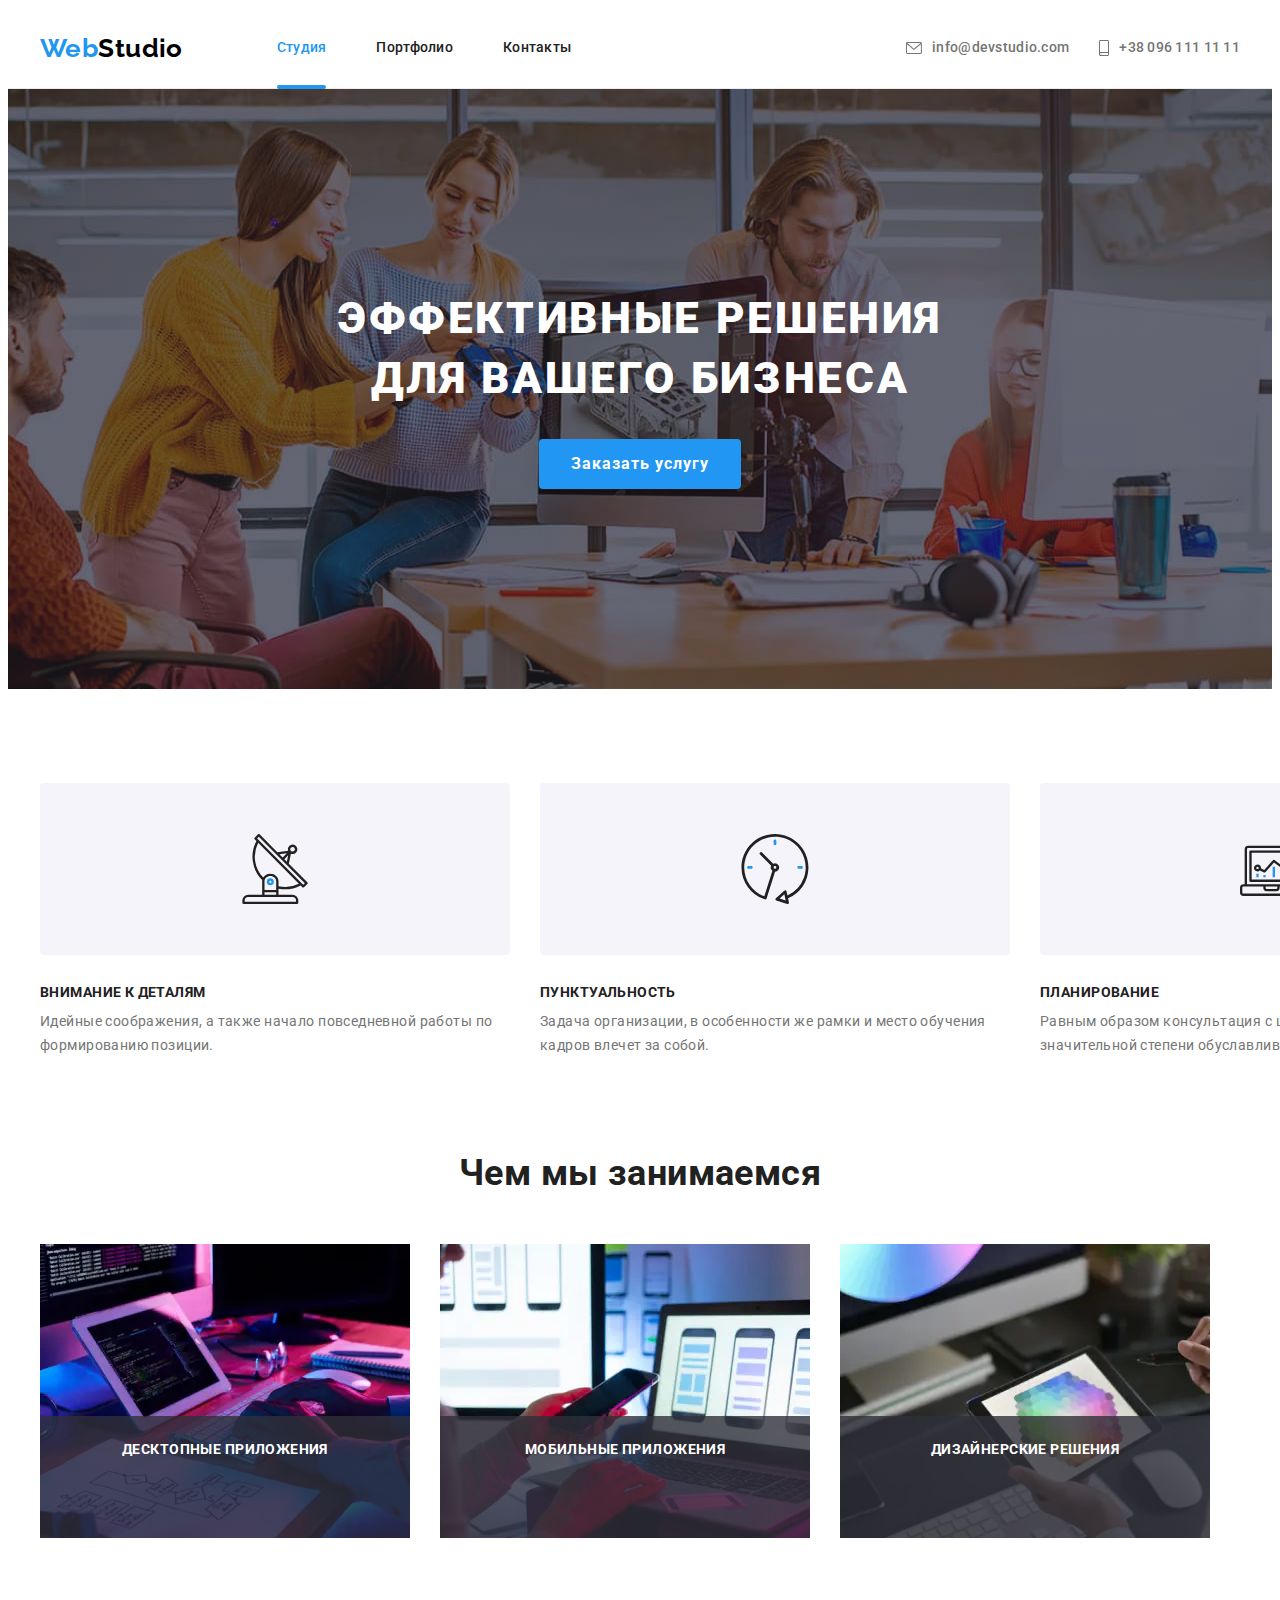
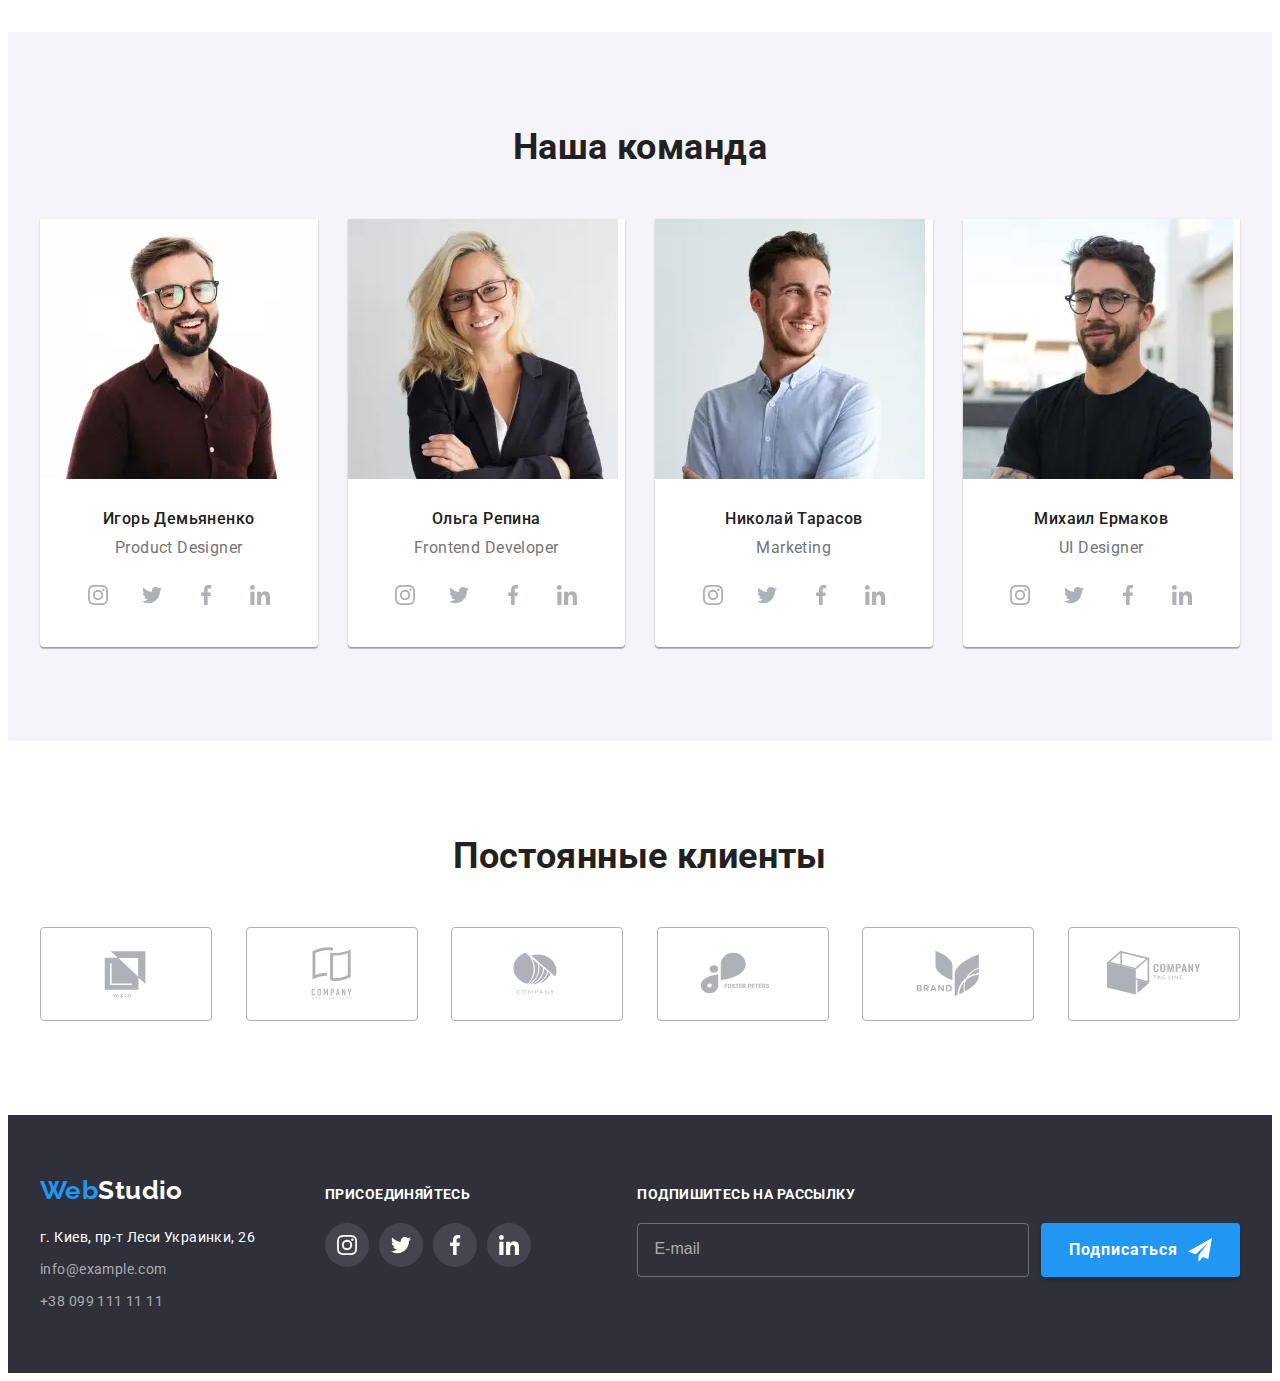
<file: index.html>
<!DOCTYPE html>
<html lang="ru">
<head>
  <meta charset="UTF-8">
  <meta http-equiv="X-UA-Compatible" content="IE=edge">
  <meta name="viewport" content="width=device-width, initial-scale=1.0">
  <title>Веб-студия</title>
  <link rel="preconnect" href="https://fonts.googleapis.com">
  <link rel="preconnect" href="https://fonts.gstatic.com" crossorigin>
  <link href="https://fonts.googleapis.com/css2?family=Raleway:wght@700&family=Roboto:wght@400;500;700;900&display=swap"
    rel="stylesheet">
  <link rel="stylesheet" href="https://cdnjs.cloudflare.com/ajax/libs/modern-normalize/1.1.0/modern-normalize.min.css"
      integrity="sha512-wpPYUAdjBVSE4KJnH1VR1HeZfpl1ub8YT/NKx4PuQ5NmX2tKuGu6U/JRp5y+Y8XG2tV+wKQpNHVUX03MfMFn9Q=="
      crossorigin="anonymous" referrerpolicy="no-referrer" />
  <link rel="stylesheet" href="./css/main.min.css">
</head>

<body>
  <header class="header">
    <div class="container header-container">
      <nav class="navigation">
        <a class="logo logo-header link" href="./index.html"><span class="accent">Web</span>Studio</a>
        <ul class="nav-list list">
          <li class="nav-list__item">
            <a class="nav-list__link link current" href="./index.html">Студия</a>
          </li>
          <li class="nav-list__item">
            <a class="nav-list__link link" href="./portfolio.html">Портфолио</a>
          </li>
          <li class="nav-list__item">
            <a class="nav-list__link link" href="">Контакты</a>
          </li>
        </ul> 
      </nav>
      
      <button type="button" class="mobile-menu-btn" data-menu-open>
        <svg class="mobile-menu-btn__icon" width="40" height="40">
          <use href="./img/sprite.svg#burger-menu-icon"></use>
        </svg>
      </button>

      <div class="mobile-menu" data-menu>
        <div class="container mobile-menu__container">
          <button type="button" class="mobile-menu__close-btn mobile-menu-btn" data-menu-close>
            <svg class="mobile-menu__close-icon" width="40" height="40">
              <use href="./img/sprite.svg#burger-menu-close-icon"></use>
            </svg>
          </button>

          <div class="mobile-menu-wrapper">
            <ul class="mobile-menu-nav-list list">
              <li class="mobile-menu-nav-list__item">
                <a class="mobile-menu-nav-list__link link current" href="./index.html">Студия</a>
              </li>
              <li class="mobile-menu-nav-list__item">
                <a class="mobile-menu-nav-list__link link" href="./portfolio.html">Портфолио</a>
              </li>
              <li class="mobile-menu-nav-list__item">
                <a class="mobile-menu-nav-list__link link" href="">Контакты</a>
              </li>
            </ul>
            
            <div>
              <ul class="mobile-menu-contact-list list">
                <li class="mobile-menu-contact-list__item">
                  <a class="mobile-menu-contact-list__link link" href=""><span class="mobile-menu-contact-list__phone-number">+38
                      096
                      111 11 11</span></a>
                </li>
                <li class="mobile-menu-contact-list__item">
                  <a class="mobile-menu-contact-list__link link" href=""><span
                      class="mobile-menu-contact-list__email">info@devstudio.com</span></a>
                </li>
              </ul>
            
              <ul class="mobile-menu-social-list list">
                <li class="mobile-menu-social-list__item">
                  <a class="mobile-menu-social-list__link link" href="">Instagram</a>
                </li>
                <li class="mobile-menu-social-list__item">
                  <a class="mobile-menu-social-list__link link" href="">Twitter</a>
                </li>
                <li class="mobile-menu-social-list__item">
                  <a class="mobile-menu-social-list__link link" href="">Facebook</a>
                </li>
                <li class="mobile-menu-social-list__item">
                  <a class="mobile-menu-social-list__link link" href="">LinkedIn</a>
                </li>
              </ul>
            </div>
          </div>
          

        </div>
      </div>

      <ul class="header-contact-list list">
        <li class="header-contact-list__item">
          <a class="header-contact-list__link link" href="mailto:info@devstudio.com">
            <svg class="contact-icon" width="16" height="12">
              <use href="./img/sprite.svg#icon-envelope"></use>
            </svg>
            info@devstudio.com
          </a>
        </li>
        <li class="header-contact-list__item">
          <a class="header-contact-list__link link" href="tel:+380961111111">
            <svg class="contact-icon" width="10" height="16">
              <use href="./img/sprite.svg#icon-smartphone"></use>
            </svg>
            +38 096 111 11 11
          </a>
        </li>
      </ul>
    </div>
  </header>

  <main>
    <!-- HERO -->
    <section class="hero overlay">
      <div class="container">
        <h1 class="main-title">Эффективные решения для вашего бизнеса</h1>
        <button class="button modal-btn" type="button" data-modal-open>Заказать услугу</button>
      </div>
    </section>

    <!-- ADVANTAGES -->
    <section class="advantages section">
      <div class="container">
        <h2 class="visually-hidden">Наши преимущества</h2>
        <ul class="advantages-list list">
          <li class="advantages-list__item">
            <div class="advantages-list__icon">
              <svg width="70" height="70">
                <use href="./img/sprite.svg#icon-antenna"></use>
              </svg>
            </div>
            <h3 class="advantages-list__title">Внимание к деталям</h3>
            <p class="advantages-list__description">Идейные соображения, а также начало повседневной работы по формированию позиции.
            </p>
          </li>

          <li class="advantages-list__item">
            <div class="advantages-list__icon">
              <svg width="70" height="70">
                <use href="./img/sprite.svg#icon-clock"></use>
              </svg>
            </div>
            <h3 class="advantages-list__title">Пунктуальность</h3>
            <p class="advantages-list__description">Задача организации, в особенности же рамки и место обучения кадров влечет за
              собой.</p>
          </li>

          <li class="advantages-list__item">
            <div class="advantages-list__icon">
              <svg width="70" height="70">
                <use href="./img/sprite.svg#icon-diagram"></use>
              </svg>
            </div>
            <h3 class="advantages-list__title">Планирование</h3>
            <p class="advantages-list__description">Равным образом консультация с широким активом в значительной степени
              обуславливает.</p>
          </li>

          <li class="advantages-list__item">
            <div class="advantages-list__icon">
              <svg width="70" height="70">
                <use href="./img/sprite.svg#icon-astronaut"></use>
              </svg>
            </div>
            <h3 class="advantages-list__title">Современные технологии</h3>
            <p class="advantages-list__description">Значимость этих проблем настолько очевидна, что реализация плановых заданий.</p>
          </li>
        </ul>
      </div>
      
    </section>

    <!-- ACTIVITY -->
    <section class="activity section">
      <div class="container">
        <h2 class="title">Чем мы занимаемся</h2>
        <ul class="activity-list list">
          <li class="activity-list__item">
            <div class="activity-list__photo-wrapper">
              <picture>
                <source srcset="./img/activity-1.webp 1x, ./img/activity-1@2x.webp 2x"
                  type="image/webp">
              
                <source srcset="./img/activity-1.jpg 1x, ./img/activity-1@2x.jpg 2x">
              
                <img class="activity-list__photo" src="./img/activity-1.jpg" alt="photo desktop">
              </picture>
            
              <p class="activity-list__overlay">Десктопные приложения</p>
            </div>
          </li>
          <li class="activity-list__item">
            <div class="activity-list__photo-wrapper">
              <picture>
                <source srcset="./img/activity-2.webp 1x, ./img/activity-2@2x.webp 2x" 
                type="image/webp">
              
                <source srcset="./img/activity-2.jpg 1x, ./img/activity-2@2x.jpg 2x">
              
                <img class="activity-list__photo" src="./img/activity-2.jpg" alt="photo mobile phone">
              </picture>
              
              <p class="activity-list__overlay">Мобильные приложения</p>
            </div>
          </li>
          <li class="activity-list__item">
            <div class="activity-list__photo-wrapper">
              <picture>
                <source srcset="./img/activity-3.webp 1x, ./img/activity-3@2x.webp 2x" type="image/webp">
              
                <source srcset="./img/activity-3.jpg 1x, ./img/activity-3@2x.jpg 2x">
              
                <img class="activity-list__photo" src="./img/activity-3.jpg" alt="photo tablet">
              </picture>
              
              <p class="activity-list__overlay">Дизайнерские решения</p>
            </div>
          </li>
        </ul>
      </div>
    </section>

    <!-- OUR TEAM -->
    <section class="team section">
      <div class="container">
        <h2 class="title">Наша команда</h2>
        <ul class="team-list list">
          <li class="team-list__item">
            <picture>
              <source 
              srcset="./img/team-desktop-1.webp 1x, ./img/team-desktop-1@2x.webp 2x"
              media="(min-width: 1200px)"
              type="image/webp">
              
              <source 
              srcset="./img/team-desktop-1.jpg 1x, ./img/team-desktop-1@2x.jpg 2x"
              media="(min-width: 1200px)">

              <source 
              srcset="./img/team-tablet-1.webp 1x, ./img/team-tablet-1@2x.webp 2x" 
              media="(min-width: 768px)"
              type="image/webp">
              
              <source srcset="./img/team-tablet-1.jpg 1x, ./img/team-tablet-1@2x.jpg 2x" 
              media="(min-width: 768px)">

              <source srcset="./img/team-mobile-1.webp 1x, ./img/team-mobile-1@2x.webp 2x" 
              media="(max-width: 767px)"
              type="image/webp">
              
              <source srcset="./img/team-mobile-1.jpg 1x, ./img/team-mobile-1@2x.jpg 2x" 
              media="(max-width: 767px)">

              <img class="team-list__photo" src="./img/team-mobile-1.jpg" alt="team member photo">
            </picture>
            
            <div class="team-list__description">
              <h3 class="team-list__name">Игорь Демьяненко</h3>
              <p class="team-list__position" lang="en">Product Designer</p>
              <ul class="social-list list">
                <li class="social-list__item">
                  <a class="social-list__link" href="">
                    <svg class="social-list__icon" width="20" height="20">
                      <use href="./img/sprite.svg#icon-instagram"></use>
                    </svg>
                  </a>
                </li>
              
                <li class="social-list__item">
                  <a class="social-list__link" href="">
                    <svg class="social-list__icon" width="20" height="20">
                      <use href="./img/sprite.svg#icon-twitter"></use>
                    </svg>
                  </a>
                </li>
              
                <li class="social-list__item">
                  <a class="social-list__link" href="">
                    <svg class="social-list__icon" width="20" height="20">
                      <use href="./img/sprite.svg#icon-facebook"></use>
                    </svg>
                  </a>
                </li>
              
                <li class="social-list__item">
                  <a class="social-list__link" href="">
                    <svg class="social-list__icon" width="20" height="20">
                      <use href="./img/sprite.svg#icon-linkedin"></use>
                    </svg>
                  </a>
                </li>
              </ul>
            </div>
          </li>

          <li class="team-list__item">
            <picture>
              <source 
              srcset="./img/team-desktop-2.webp 1x, ./img/team-desktop-2@2x.webp 2x" 
              media="(min-width: 1200px)"
              type="image/webp">
            
              <source 
              srcset="./img/team-desktop-2.jpg 1x, ./img/team-desktop-2@2x.jpg 2x" 
              media="(min-width: 1200px)">
            
              <source 
              srcset="./img/team-tablet-2.webp 1x, ./img/team-tablet-2@2x.webp 2x" 
              media="(min-width: 768px)"
              type="image/webp">
            
              <source 
              srcset="./img/team-tablet-2.jpg 1x, ./img/team-tablet-2@2x.jpg 2x" 
              media="(min-width: 768px)">
            
              <source 
              srcset="./img/team-mobile-2.webp 1x, ./img/team-mobile-2@2x.webp 2x" 
              media="(max-width: 767px)"
              type="image/webp">
            
              <source 
              srcset="./img/team-mobile-2.jpg 1x, ./img/team-mobile-2@2x.jpg 2x" 
              media="(max-width: 767px)">
            
              <img class="team-list__photo" src="./img/team-mobile-2.jpg" alt="team member photo">
            </picture>

            <div class="team-list__description">
              <h3 class="team-list__name">Ольга Репина</h3>
              <p class="team-list__position" lang="en">Frontend Developer</p>
              <ul class="social-list list">
                <li class="social-list__item">
                  <a class="social-list__link" href="">
                    <svg class="social-list__icon" width="20" height="20">
                      <use href="./img/sprite.svg#icon-instagram"></use>
                    </svg>
                  </a>
                </li>
              
                <li class="social-list__item">
                  <a class="social-list__link" href="">
                    <svg class="social-list__icon" width="20" height="20">
                      <use href="./img/sprite.svg#icon-twitter"></use>
                    </svg>
                  </a>
                </li>
              
                <li class="social-list__item">
                  <a class="social-list__link" href="">
                    <svg class="social-list__icon" width="20" height="20">
                      <use href="./img/sprite.svg#icon-facebook"></use>
                    </svg>
                  </a>
                </li>
              
                <li class="social-list__item">
                  <a class="social-list__link" href="">
                    <svg class="social-list__icon" width="20" height="20">
                      <use href="./img/sprite.svg#icon-linkedin"></use>
                    </svg>
                  </a>
                </li>
              </ul>
            </div> 
          </li>

          <li class="team-list__item">
            <picture>
              <source 
              srcset="./img/team-desktop-3.webp 1x, ./img/team-desktop-3@2x.webp 2x" 
              media="(min-width: 1200px)"
              type="image/webp">
            
              <source 
              srcset="./img/team-desktop-3.jpg 1x, ./img/team-desktop-3@2x.jpg 2x" 
              media="(min-width: 1200px)">
            
              <source 
              srcset="./img/team-tablet-3.webp 1x, ./img/team-tablet-3@2x.webp 2x" 
              media="(min-width: 768px)"
              type="image/webp">
            
              <source 
              srcset="./img/team-tablet-3.jpg 1x, ./img/team-tablet-3@2x.jpg 2x" 
              media="(min-width: 768px)">
            
              <source 
              srcset="./img/team-mobile-3.webp 1x, ./img/team-mobile-3@2x.webp 2x" 
              media="(max-width: 767px)"
              type="image/webp">
            
              <source 
              srcset="./img/team-mobile-3.jpg 1x, ./img/team-mobile-3@2x.jpg 2x" 
              media="(max-width: 767px)">
            
              <img class="team-list__photo" src="./img/team-mobile-3.jpg" alt="team member photo">
            </picture>
        
            <div class="team-list__description">
              <h3 class="team-list__name">Николай Тарасов</h3>
              <p class="team-list__position" lang="en">Marketing</p>
              <ul class="social-list list">
                <li class="social-list__item">
                  <a class="social-list__link" href="">
                    <svg class="social-list__icon" width="20" height="20">
                      <use href="./img/sprite.svg#icon-instagram"></use>
                    </svg>
                  </a>
                </li>
              
                <li class="social-list__item">
                  <a class="social-list__link" href="">
                    <svg class="social-list__icon" width="20" height="20">
                      <use href="./img/sprite.svg#icon-twitter"></use>
                    </svg>
                  </a>
                </li>
              
                <li class="social-list__item">
                  <a class="social-list__link" href="">
                    <svg class="social-list__icon" width="20" height="20">
                      <use href="./img/sprite.svg#icon-facebook"></use>
                    </svg>
                  </a>
                </li>
              
                <li class="social-list__item">
                  <a class="social-list__link" href="">
                    <svg class="social-list__icon" width="20" height="20">
                      <use href="./img/sprite.svg#icon-linkedin"></use>
                    </svg>
                  </a>
                </li>
              </ul>
            </div>  
          </li>

          <li class="team-list__item">
            <picture>
              <source 
              srcset="./img/team-desktop-4.webp 1x, ./img/team-desktop-4@2x.webp 2x" 
              media="(min-width: 1200px)"
              type="image/webp">
            
              <source 
              srcset="./img/team-desktop-4.jpg 1x, ./img/team-desktop-4@2x.jpg 2x" 
              media="(min-width: 1200px)">
            
              <source 
              srcset="./img/team-tablet-4.webp 1x, ./img/team-tablet-4@2x.webp 2x" 
              media="(min-width: 768px)"
              type="image/webp">
            
              <source 
              srcset="./img/team-tablet-4.jpg 1x, ./img/team-tablet-4@2x.jpg 2x" 
              media="(min-width: 768px)">
            
              <source 
              srcset="./img/team-mobile-4.webp 1x, ./img/team-mobile-4@2x.webp 2x" 
              media="(max-width: 767px)"
              type="image/webp">
            
              <source srcset="./img/team-mobile-4.jpg 1x, ./img/team-mobile-4@2x.jpg 2x" 
              media="(max-width: 767px)">
            
              <img class="team-list__photo" src="./img/team-mobile-4.jpg" alt="team member photo">
            </picture>
      
            <div class="team-list__description">
              <h3 class="team-list__name">Михаил Ермаков</h3>
              <p class="team-list__position" lang="en">UI Designer</p>
              <ul class="social-list list">
                <li class="social-list__item">
                  <a class="social-list__link" href="">
                    <svg class="social-list__icon" width="20" height="20">
                      <use href="./img/sprite.svg#icon-instagram"></use>
                    </svg>
                  </a>
                </li>
              
                <li class="social-list__item">
                  <a class="social-list__link" href="">
                    <svg class="social-list__icon" width="20" height="20">
                      <use href="./img/sprite.svg#icon-twitter"></use>
                    </svg>
                  </a>
                </li>
              
                <li class="social-list__item">
                  <a class="social-list__link" href="">
                    <svg class="social-list__icon" width="20" height="20">
                      <use href="./img/sprite.svg#icon-facebook"></use>
                    </svg>
                  </a>
                </li>
              
                <li class="social-list__item">
                  <a class="social-list__link" href="">
                    <svg class="social-list__icon" width="20" height="20">
                      <use href="./img/sprite.svg#icon-linkedin"></use>
                    </svg>
                  </a>
                </li>
              </ul>
            </div> 
          </li>
        </ul>
      </div>
    </section>


<!-- REGULAR COSTUMERS -->
    
    <section class="costumers section">
      <div class="container">
        <h2 class="title">Постоянные клиенты</h2>
        <ul class="costumers-list list">
          <li class="costumers-list-item">
            <a class="costumers-list-link" href="">
              <svg class="costumers-list-icon" width="106" height="60">
                <use href="./img/sprite.svg#icon-logo-a"></use>
              </svg>
            </a>
          </li>

          <li class="costumers-list-item">
            <a class="costumers-list-link" href="">
              <svg class="costumers-list-icon" width="106" height="60">
                <use href="./img/sprite.svg#icon-logo-b"></use>
              </svg>
            </a>
          </li>

          <li class="costumers-list-item">
            <a class="costumers-list-link" href="">
              <svg class="costumers-list-icon" width="106" height="60">
                <use href="./img/sprite.svg#icon-logo-c"></use>
              </svg>
            </a>
          </li>

          <li class="costumers-list-item">
            <a class="costumers-list-link" href="">
              <svg class="costumers-list-icon" width="106" height="60">
                <use href="./img/sprite.svg#icon-logo-d"></use>
              </svg>
            </a>
          </li>

          <li class="costumers-list-item">
            <a class="costumers-list-link" href="">
              <svg class="costumers-list-icon" width="106" height="60">
                <use href="./img/sprite.svg#icon-logo-e"></use>
              </svg>
            </a>
          </li>

          <li class="costumers-list-item">
            <a class="costumers-list-link" href="">
              <svg class="costumers-list-icon" width="106" height="60">
                <use href="./img/sprite.svg#icon-logo-f"></use>
              </svg>
            </a>
          </li>
        </ul>
      </div>
    </section>
  </main>

<!-- FOOTER -->

  <footer class="footer">
    <div class="container footer-container">
      <div class="footer-contact-wrapper">
        <div class="adress">
          <a class="logo logo-footer link" href="./index.html"><span class="accent">Web</span>Studio</a>
          <address>
            <ul class="adress-list list">
              <li class="adress-list-item">
                <a class="adress-list-link link" href="">г. Киев, пр-т Леси Украинки, 26</a>
              </li>
              <li class="adress-list-item">
                <a class="adress-list-link-contact link" href="mailto:info@example.com">info@example.com</a>
              </li>
              <li class="adress-list-item">
                <a class="adress-list-link-contact link" href="tel:+380991111111">+38 099 111 11 11</a>
              </li>
            </ul>
          </address>
        </div>
        
        <div class="join-icons">
          <strong class="join-title">присоединяйтесь</strong>
          <ul class="footer-social-list list">
            <li class="footer-social-list__item">
              <a class="social-list__link footer-social-list__link" href="">
                <svg class="footer-social-list__icon" width="20" height="20">
                  <use href="./img/sprite.svg#icon-instagram"></use>
                </svg>
              </a>
            </li>
        
            <li class="footer-social-list__item">
              <a class="social-list__link footer-social-list__link" href="">
                <svg class="footer-social-list__icon" width="20" height="20">
                  <use href="./img/sprite.svg#icon-twitter"></use>
                </svg>
              </a>
            </li>
        
            <li class="footer-social-list__item">
              <a class="social-list__link footer-social-list__link" href="">
                <svg class="footer-social-list__icon" width="20" height="20">
                  <use href="./img/sprite.svg#icon-facebook"></use>
                </svg>
              </a>
            </li>
        
            <li class="footer-social-list__item">
              <a class="social-list__link footer-social-list__link" href="">
                <svg class="footer-social-list__icon" width="20" height="20">
                  <use href="./img/sprite.svg#icon-linkedin"></use>
                </svg>
              </a>
            </li>
          </ul>
        </div>
      </div>
      
      <div class="subscribe-form">
        <strong class="join-title">Подпишитесь на рассылку</strong>
        <form class="subscribe-form-wrapper">
          <input class="subscribe-form-input" type="email" name="subscribe-email" placeholder="E-mail" required>
          <button class="subscribe-form-btn" type="submit">Подписаться
            <svg class="subscribe-form-btn-icon" width="24" height="24">
              <use href="./img/sprite.svg#send-icon"></use>
            </svg>
          </button>
        </form>
      </div>

    </div> 
  </footer>

<!-- MODAL -->

<div class="backdrop is-hidden" data-modal>
  <div class="modal">
    <button type="button" class="modal-close-btn" data-modal-close>
      <svg class="modal-close-icon" width="18" height="18">
        <use href="./img/sprite.svg#close-icon"></use>
      </svg>
    </button>
    <form class="contact-form">
      <strong class="contact-form-title">Оставьте свои данные, мы вам перезвоним</strong>
      <label class="contact-form-field">
        <span class="contact-form-field-title">Имя</span>
        <span class="contact-form-input-wrapper">
          <input class="contact-form-input" type="text" name="user-name" required>
          <svg class="contact-form-icon" width="18" height="18">
            <use href="./img/sprite.svg#modal-icon-person"></use>
          </svg>
        </span>
      </label>
      <label class="contact-form-field">
        <span class="contact-form-field-title">Телефон</span>
        <span class="contact-form-input-wrapper">
          <input class="contact-form-input" type="email" name="user-phone" required>
          <svg class="contact-form-icon" width="18" height="18">
            <use href="./img/sprite.svg#modal-icon-phone"></use>
          </svg>
        </span>
      </label>
      <label class="contact-form-field">
        <span class="contact-form-field-title">Почта</span>
        <span class="contact-form-input-wrapper">
          <input class="contact-form-input" type="tel" name="user-email" required>
          <svg class="contact-form-icon" width="18" height="18">
            <use href="./img/sprite.svg#modal-icon-email"></use>
          </svg>
        </span>   
      </label>
      <textarea class="contact-form-message" name="user-message" placeholder="Введите текст"></textarea>
      <div class="contact-form-checkbox-wrapper">
        <input class="contact-form-checkbox visually-hidden" id="policy-checkbox" type="checkbox" name="accept-policy" required>
        <label for="policy-checkbox" class="contact-form-chackbox-label">Соглашаюсь с рассылкой и принимаю&nbsp;
          <a class="contact-form-link" href="">Условия договора</a>
          </label>
      </div>
      <button type="submit" class="button contact-form-submit-btn">Отправить</button>
    </form>
  </div>
</div>

<script src="./js/modal.js"></script>
<script src="./js/menu.js"></script>

</body>
</html>
</file>
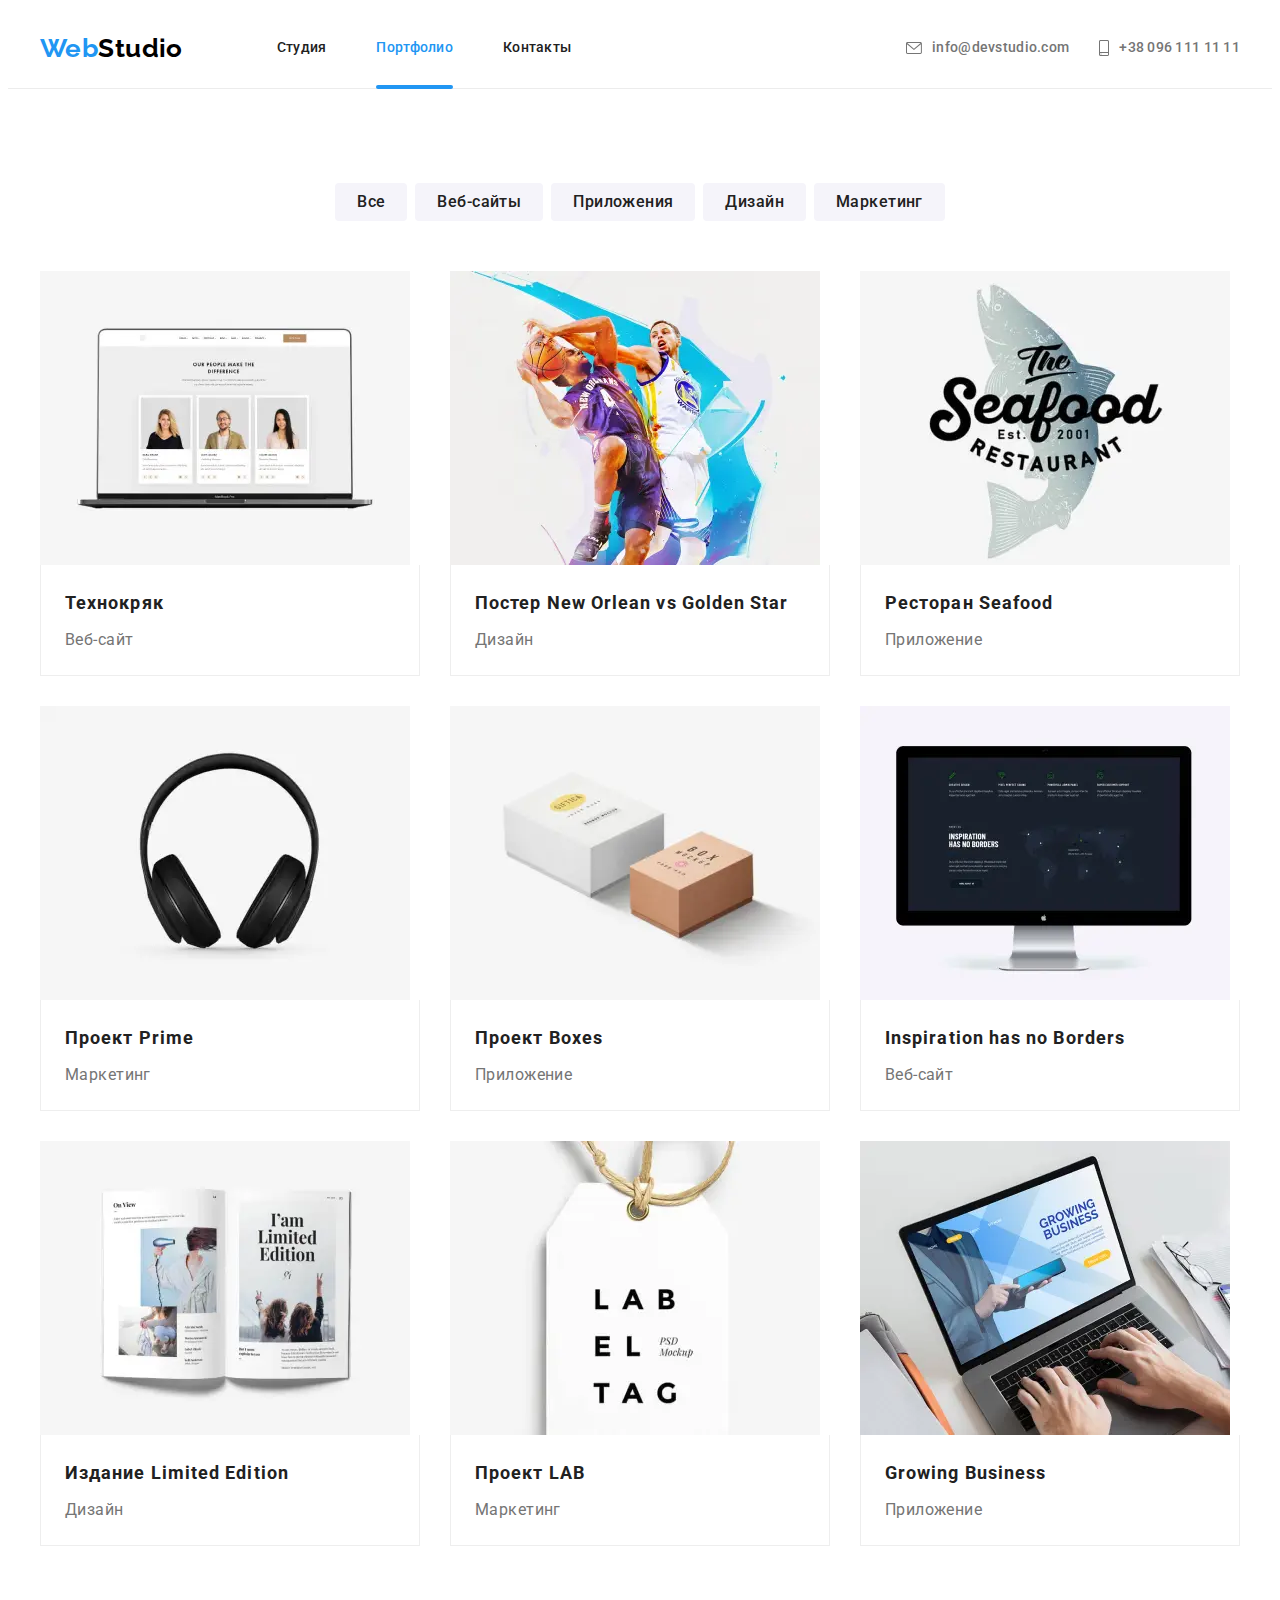
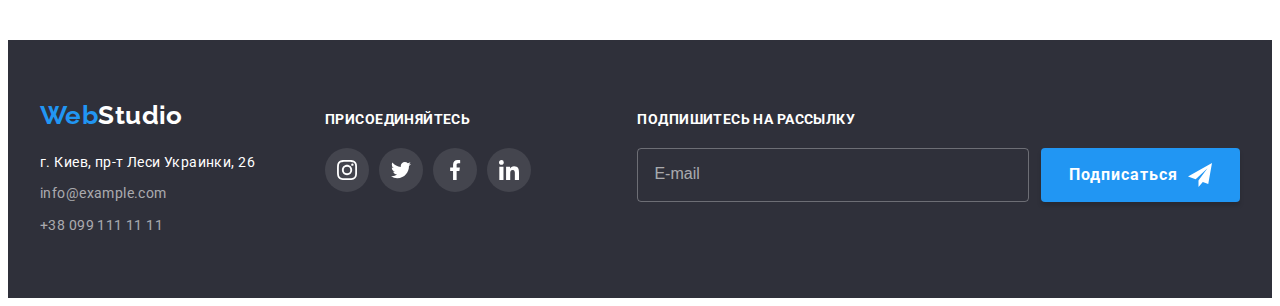
<file: portfolio.html>
<!DOCTYPE html>
<html lang="ru">

<head>
  <meta charset="UTF-8">
  <meta http-equiv="X-UA-Compatible" content="IE=edge">
  <meta name="viewport" content="width=device-width, initial-scale=1.0">
  <title>Веб-студия</title>
  <link rel="preconnect" href="https://fonts.googleapis.com">
  <link rel="preconnect" href="https://fonts.gstatic.com" crossorigin>
  <link href="https://fonts.googleapis.com/css2?family=Raleway:wght@700&family=Roboto:wght@400;500;700;900&display=swap"
    rel="stylesheet">
  <link rel="stylesheet" href="https://cdnjs.cloudflare.com/ajax/libs/modern-normalize/1.1.0/modern-normalize.min.css"
      integrity="sha512-wpPYUAdjBVSE4KJnH1VR1HeZfpl1ub8YT/NKx4PuQ5NmX2tKuGu6U/JRp5y+Y8XG2tV+wKQpNHVUX03MfMFn9Q=="
      crossorigin="anonymous" referrerpolicy="no-referrer" />
  <link rel="stylesheet" href="./css/main.min.css">
</head>

<body>
<header class="header">
<div class="container header-container">
  <nav class="navigation">
    <a class="logo logo-header link" href="./index.html"><span class="accent">Web</span>Studio</a>
    <ul class="nav-list list">
      <li class="nav-list__item">
        <a class="nav-list__link link" href="./index.html">Студия</a>
      </li>
      <li class="nav-list__item">
        <a class="nav-list__link link current" href="./portfolio.html">Портфолио</a>
      </li>
      <li class="nav-list__item">
        <a class="nav-list__link link" href="">Контакты</a>
      </li>
    </ul>
  </nav>

  <button type="button" class="mobile-menu-btn" data-menu-open>
    <svg class="mobile-menu-btn__icon" width="40" height="40">
      <use href="./img/sprite.svg#burger-menu-icon"></use>
    </svg>
  </button>

  <div class="mobile-menu" data-menu>
    <div class="container mobile-menu__container">
      <button type="button" class="mobile-menu__close-btn mobile-menu-btn" data-menu-close>
        <svg class="mobile-menu__close-icon" width="40" height="40">
          <use href="./img/sprite.svg#burger-menu-close-icon"></use>
        </svg>
      </button>

      <div class="mobile-menu-wrapper">
        <ul class="mobile-menu-nav-list list">
          <li class="mobile-menu-nav-list__item">
            <a class="mobile-menu-nav-list__link link current" href="./index.html">Студия</a>
          </li>
          <li class="mobile-menu-nav-list__item">
            <a class="mobile-menu-nav-list__link link" href="./portfolio.html">Портфолио</a>
          </li>
          <li class="mobile-menu-nav-list__item">
            <a class="mobile-menu-nav-list__link link" href="">Контакты</a>
          </li>
        </ul>
      
        <div>
          <ul class="mobile-menu-contact-list list">
            <li class="mobile-menu-contact-list__item">
              <a class="mobile-menu-contact-list__link link" href=""><span class="mobile-menu-contact-list__phone-number">+38
                  096
                  111 11 11</span></a>
            </li>
            <li class="mobile-menu-contact-list__item">
              <a class="mobile-menu-contact-list__link link" href=""><span
                  class="mobile-menu-contact-list__email">info@devstudio.com</span></a>
            </li>
          </ul>
      
          <ul class="mobile-menu-social-list list">
            <li class="mobile-menu-social-list__item">
              <a class="mobile-menu-social-list__link link" href="">Instagram</a>
            </li>
            <li class="mobile-menu-social-list__item">
              <a class="mobile-menu-social-list__link link" href="">Twitter</a>
            </li>
            <li class="mobile-menu-social-list__item">
              <a class="mobile-menu-social-list__link link" href="">Facebook</a>
            </li>
            <li class="mobile-menu-social-list__item">
              <a class="mobile-menu-social-list__link link" href="">LinkedIn</a>
            </li>
          </ul>
        </div>
      </div>
    </div>
  </div>

  <ul class="header-contact-list list">
    <li class="header-contact-list__item">
      <a class="header-contact-list__link link" href="mailto:info@devstudio.com">
        <svg class="contact-icon" width="16" height="12">
          <use href="./img/sprite.svg#icon-envelope"></use>
        </svg>
        info@devstudio.com
      </a>
    </li>
    <li class="header-contact-list__item">
      <a class="header-contact-list__link link" href="tel:+380961111111">
        <svg class="contact-icon" width="10" height="16">
          <use href="./img/sprite.svg#icon-smartphone"></use>
        </svg>
        +38 096 111 11 11
      </a>
    </li>
  </ul>
</div>
</header>

  <main>

    <!-- PORTFOLIO -->

    <section class="portfolio section">
      <div class="container">
        <h1 class="visually-hidden">Портфолио</h1>
        <ul class="filter-list list">
          <li class="filter-list-item">
            <button class="filter-button" type="button">Все</button>
          </li>
          <li class="filter-list-item">
            <button class="filter-button" type="button">Веб-сайты</button>
          </li>
          <li class="filter-list-item">
            <button class="filter-button" type="button">Приложения</button>
          </li>
          <li class="filter-list-item">
            <button class="filter-button" type="button">Дизайн</button>
          </li>
          <li class="filter-list-item">
            <button class="filter-button" type="button">Маркетинг</button>
          </li>
        </ul>
        
        <ul class="portfolio-list list">
          <li class="portfolio-list-item">
            <a class="portfolio-list-link link" href="">
              <div class="portfolio-list-img-wrapper">
                <picture>
                <source srcset="./img/portfolio-desktop-1.webp 1x, ./img/portfolio-desktop-1@2x.webp 2x" 
                  media="(min-width: 1200px)"
                  type="image/webp">
                
                <source srcset="./img/portfolio-desktop-1.jpg 1x, ./img/portfolio-desktop-1@2x.jpg 2x" 
                  media="(min-width: 1200px)">
                
                <source srcset="./img/portfolio-tablet-1.webp 1x, ./img/portfolio-tablet-1@2x.webp 2x" 
                  media="(min-width: 768px)"
                  type="image/webp">
                
                <source srcset="./img/portfolio-tablet-1.jpg 1x, ./img/portfolio-tablet-1@2x.jpg 2x" 
                  media="(min-width: 768px)">
                
                <source srcset="./img/portfolio-mobile-1.webp 1x, ./img/portfolio-mobile-1@2x.webp 2x" 
                  media="(max-width: 767px)"
                  type="image/webp">
                
                <source srcset="./img/portfolio-mobile-1.jpg 1x, ./img/portfolio-mobile-1@2x.jpg 2x" 
                  media="(max-width: 767px)">
                
                  <img class="portfolio-list-img" src="./img/portfolio-mobile-1.jpg" alt="фото ноутбук">
                </picture>

                <p class="overlay-portfolio">Ресурс предлагает комплексные предложения с разным уровнем функционала и сервисов. Все это позволит посетителю получить
                исчерпывающие сведения о компании или частном лице.</p>
              </div>
              <div class="portfolio-content first-item">
                <h2 class="portfolio-list-title">Технокряк</h2>
                <p class="portfolio-list-description">Веб-сайт</p>
              </div>
            </a>
          </li>

          <li class="portfolio-list-item">
            <a class="portfolio-list-link link" href="">
              <div class="portfolio-list-img-wrapper">
                <picture>
                  <source srcset="./img/portfolio-desktop-2.webp 1x, ./img/portfolio-desktop-2@2x.webp 2x" 
                    media="(min-width: 1200px)"
                    type="image/webp">
                
                  <source srcset="./img/portfolio-desktop-2.jpg 1x, ./img/portfolio-desktop-2@2x.jpg 2x" 
                    media="(min-width: 1200px)">
                
                  <source srcset="./img/portfolio-tablet-2.webp 1x, ./img/portfolio-tablet-2@2x.webp 2x" 
                    media="(min-width: 768px)"
                    type="image/webp">
                
                  <source srcset="./img/portfolio-tablet-2.jpg 1x, ./img/portfolio-tablet-2@2x.jpg 2x" 
                    media="(min-width: 768px)">
                
                  <source srcset="./img/portfolio-mobile-2.webp 1x, ./img/portfolio-mobile-2@2x.webp 2x" 
                    media="(max-width: 767px)"
                    type="image/webp">
                
                  <source srcset="./img/portfolio-mobile-2.jpg 1x, ./img/portfolio-mobile-2@2x.jpg 2x" 
                    media="(max-width: 767px)">
                
                  <img class="portfolio-list-img" src="./img/portfolio-mobile-2.jpg" alt="постер баскетбол">
                </picture>
                
                <p class="overlay-portfolio">Ресурс предлагает комплексные предложения с разным уровнем функционала и сервисов. Все это позволит посетителю получить
                исчерпывающие сведения о компании или частном лице.</p>
              </div>
              <div class="portfolio-content">
                <h2 class="portfolio-list-title">Постер <span lang="en">New Orlean vs Golden Star</span></h2>
                <p class="portfolio-list-description">Дизайн</p>
              </div>
            </a>
          </li>

          <li class="portfolio-list-item">
            <a class="portfolio-list-link link" href="">
              <div class="portfolio-list-img-wrapper">
              <picture>
                <source srcset="./img/portfolio-desktop-3.webp 1x, ./img/portfolio-desktop-3@2x.webp 2x" 
                  media="(min-width: 1200px)"
                  type="image/webp">
              
                <source srcset="./img/portfolio-desktop-3.jpg 1x, ./img/portfolio-desktop-3@2x.jpg 2x" 
                  media="(min-width: 1200px)">
              
                <source srcset="./img/portfolio-tablet-3.webp 1x, ./img/portfolio-tablet-3@2x.webp 2x" 
                  media="(min-width: 768px)"
                  type="image/webp">
              
                <source srcset="./img/portfolio-tablet-3.jpg 1x, ./img/portfolio-tablet-3@2x.jpg 2x" 
                  media="(min-width: 768px)">
              
                <source srcset="./img/portfolio-mobile-3.webp 1x, ./img/portfolio-mobile-3@2x.webp 2x" 
                  media="(max-width: 767px)"
                  type="image/webp">
              
                <source srcset="./img/portfolio-mobile-3.jpg 1x, ./img/portfolio-mobile-3@2x.jpg 2x" 
                  media="(max-width: 767px)">
              
                <img class="portfolio-list-img" src="./img/portfolio-mobile-3.jpg" alt="лого ресторана">
              </picture>
                
                <p class="overlay-portfolio">Ресурс предлагает комплексные предложения с разным уровнем функционала и сервисов. Все это
                позволит посетителю получить исчерпывающие сведения о компании или частном лице.</p>
              </div>
              <div class="portfolio-content">
                <h2 class="portfolio-list-title">Ресторан <span lang="en">Seafood</span></h2>
                <p class="portfolio-list-description">Приложение</p>
              </div>
            </a>
          </li>

          <li class="portfolio-list-item">
            <a class="portfolio-list-link link" href="">
              <div class="portfolio-list-img-wrapper">
                <picture>
                  <source srcset="./img/portfolio-desktop-4.webp 1x, ./img/portfolio-desktop-4@2x.webp 2x" 
                    media="(min-width: 1200px)"
                    type="image/webp">
                
                  <source srcset="./img/portfolio-desktop-4.jpg 1x, ./img/portfolio-desktop-4@2x.jpg 2x" 
                    media="(min-width: 1200px)">
                
                  <source srcset="./img/portfolio-tablet-4.webp 1x, ./img/portfolio-tablet-4@2x.webp 2x" 
                    media="(min-width: 768px)"
                    type="image/webp">
                
                  <source srcset="./img/portfolio-tablet-4.jpg 1x, ./img/portfolio-tablet-4@2x.jpg 2x" 
                    media="(min-width: 768px)">
                
                  <source srcset="./img/portfolio-mobile-4.webp 1x, ./img/portfolio-mobile-4@2x.webp 2x" 
                    media="(max-width: 767px)"
                    type="image/webp">
                
                  <source srcset="./img/portfolio-mobile-4.jpg 1x, ./img/portfolio-mobile-4@2x.jpg 2x" 
                    media="(max-width: 767px)">
                
                  <img class="portfolio-list-img" src="./img/portfolio-mobile-4.jpg" alt="фото наушники">
                </picture>
                
                <p class="overlay-portfolio">Ресурс предлагает комплексные предложения с разным уровнем функционала и сервисов. Все это
                позволит посетителю получить исчерпывающие сведения о компании или частном лице.</p>
              </div>
              <div class="portfolio-content">
                <h2 class="portfolio-list-title">Проект <span lang="en">Prime</span></h2>
                <p class="portfolio-list-description">Маркетинг</p>
              </div> 
            </a>
          </li>

          <li class="portfolio-list-item">
            <a class="portfolio-list-link link" href="">
              <div class="portfolio-list-img-wrapper">
                <picture>
                  <source srcset="./img/portfolio-desktop-5.webp 1x, ./img/portfolio-desktop-5@2x.webp 2x" 
                    media="(min-width: 1200px)"
                    type="image/webp">
                
                  <source srcset="./img/portfolio-desktop-5.jpg 1x, ./img/portfolio-desktop-5@2x.jpg 2x" 
                    media="(min-width: 1200px)">
                
                  <source srcset="./img/portfolio-tablet-5.webp 1x, ./img/portfolio-tablet-5@2x.webp 2x" 
                    media="(min-width: 768px)"
                    type="image/webp">
                
                  <source srcset="./img/portfolio-tablet-5.jpg 1x, ./img/portfolio-tablet-5@2x.jpg 2x" 
                    media="(min-width: 768px)">
                
                  <source srcset="./img/portfolio-mobile-5.webp 1x, ./img/portfolio-mobile-5@2x.webp 2x" 
                    media="(max-width: 767px)"
                    type="image/webp">
                
                  <source srcset="./img/portfolio-mobile-5.jpg 1x, ./img/portfolio-mobile-5@2x.jpg 2x" 
                    media="(max-width: 767px)">
                
                  <img class="portfolio-list-img" src="./img/portfolio-mobile-5.jpg" alt="фото коробки">
                </picture>
                
                <p class="overlay-portfolio">Ресурс предлагает комплексные предложения с разным уровнем функционала и сервисов. Все это
                позволит посетителю получить исчерпывающие сведения о компании или частном лице.</p>
              </div>
              <div class="portfolio-content">
                <h2 class="portfolio-list-title">Проект <span lang="en">Boxes</span></h2>
                <p class="portfolio-list-description">Приложение</p>
              </div>
            </a>
          </li>

          <li class="portfolio-list-item">
            <a class="portfolio-list-link link" href="">
              <div class="portfolio-list-img-wrapper">
                <picture>
                  <source srcset="./img/portfolio-desktop-6.webp 1x, ./img/portfolio-desktop-6@2x.webp 2x" 
                    media="(min-width: 1200px)"
                    type="image/webp">
                
                  <source srcset="./img/portfolio-desktop-6.jpg 1x, ./img/portfolio-desktop-6@2x.jpg 2x" 
                    media="(min-width: 1200px)">
                
                  <source srcset="./img/portfolio-tablet-6.webp 1x, ./img/portfolio-tablet-6@2x.webp 2x" 
                    media="(min-width: 768px)"
                    type="image/webp">
                
                  <source srcset="./img/portfolio-tablet-6.jpg 1x, ./img/portfolio-tablet-6@2x.jpg 2x" 
                    media="(min-width: 768px)">
                
                  <source srcset="./img/portfolio-mobile-6.webp 1x, ./img/portfolio-mobile-6@2x.webp 2x" 
                    media="(max-width: 767px)"
                    type="image/webp">
                
                  <source srcset="./img/portfolio-mobile-6.jpg 1x, ./img/portfolio-mobile-6@2x.jpg 2x" 
                    media="(max-width: 767px)">
                
                  <img class="portfolio-list-img" src="./img/portfolio-mobile-6.jpg" alt="фото монитор">
                </picture>
                
                <p class="overlay-portfolio">Ресурс предлагает комплексные предложения с разным уровнем функционала и сервисов. Все это
                позволит посетителю получить исчерпывающие сведения о компании или частном лице.</p>
              </div>
              <div class="portfolio-content">
                <h2 class="portfolio-list-title" lang="en">Inspiration has no Borders</h2>
                <p class="portfolio-list-description">Веб-сайт</p>
              </div>
            </a>
          </li>

          <li class="portfolio-list-item">
            <a class="portfolio-list-link link" href="">
              <div class="portfolio-list-img-wrapper">
                <picture>
                  <source srcset="./img/portfolio-desktop-7.webp 1x, ./img/portfolio-desktop-7@2x.webp 2x" 
                    media="(min-width: 1200px)"
                    type="image/webp">
                
                  <source srcset="./img/portfolio-desktop-7.jpg 1x, ./img/portfolio-desktop-7@2x.jpg 2x" 
                    media="(min-width: 1200px)">
                
                  <source srcset="./img/portfolio-tablet-7.webp 1x, ./img/portfolio-tablet-7@2x.webp 2x" 
                    media="(min-width: 768px)"
                    type="image/webp">
                
                  <source srcset="./img/portfolio-tablet-7.jpg 1x, ./img/portfolio-tablet-7@2x.jpg 2x" 
                    media="(min-width: 768px)">
                
                  <source srcset="./img/portfolio-mobile-7.webp 1x, ./img/portfolio-mobile-7@2x.webp 2x" 
                    media="(max-width: 767px)"
                    type="image/webp">
                
                  <source srcset="./img/portfolio-mobile-7.jpg 1x, ./img/portfolio-mobile-7@2x.jpg 2x" 
                    media="(max-width: 767px)">
                
                  <img class="portfolio-list-img" src="./img/portfolio-mobile-7.jpg" alt="фото книга">
                </picture>
                
                <p class="overlay-portfolio">Ресурс предлагает комплексные предложения с разным уровнем функционала и сервисов. Все это
                позволит посетителю получить исчерпывающие сведения о компании или частном лице.</p>
              </div>
              <div class="portfolio-content">
                <h2 class="portfolio-list-title">Издание <span lang="en">Limited Edition</span></h2>
                <p class="portfolio-list-description">Дизайн</p>
              </div>
            </a>
          </li>

          <li class="portfolio-list-item">
            <a class="portfolio-list-link link" href="">
              <div class="portfolio-list-img-wrapper">
                <picture>
                  <source srcset="./img/portfolio-desktop-8.webp 1x, ./img/portfolio-desktop-8@2x.webp 2x" 
                    media="(min-width: 1200px)"
                    type="image/webp">
                
                  <source srcset="./img/portfolio-desktop-8.jpg 1x, ./img/portfolio-desktop-8@2x.jpg 2x" 
                    media="(min-width: 1200px)">
                
                  <source srcset="./img/portfolio-tablet-8.webp 1x, ./img/portfolio-tablet-8@2x.webp 2x" 
                    media="(min-width: 768px)"
                    type="image/webp">
                
                  <source srcset="./img/portfolio-tablet-8.jpg 1x, ./img/portfolio-tablet-8@2x.jpg 2x" 
                    media="(min-width: 768px)">
                
                  <source srcset="./img/portfolio-mobile-8.webp 1x, ./img/portfolio-mobile-8@2x.webp 2x" 
                    media="(max-width: 767px)"
                    type="image/webp">
                
                  <source srcset="./img/portfolio-mobile-8.jpg 1x, ./img/portfolio-mobile-8@2x.jpg 2x" 
                    media="(max-width: 767px)">
                
                  <img class="portfolio-list-img" src="./img/portfolio-mobile-8.jpg" alt="фото ярлык">
                </picture>
                
                <p class="overlay-portfolio">Ресурс предлагает комплексные предложения с разным уровнем функционала и сервисов. Все это
                позволит посетителю получить исчерпывающие сведения о компании или частном лице.</p>
              </div>
              <div class="portfolio-content">
                <h2 class="portfolio-list-title">Проект <span lang="en">LAB</span></h2>
                <p class="portfolio-list-description">Маркетинг</p>
              </div>
            </a>
          </li>

          <li class="portfolio-list-item">
            <a class="portfolio-list-link link" href="">
              <div class="portfolio-list-img-wrapper">
                <picture>
                  <source srcset="./img/portfolio-desktop-9.webp 1x, ./img/portfolio-desktop-9@2x.webp 2x" 
                    media="(min-width: 1200px)"
                    type="image/webp">
                
                  <source srcset="./img/portfolio-desktop-9.jpg 1x, ./img/portfolio-desktop-9@2x.jpg 2x" 
                    media="(min-width: 1200px)">
                
                  <source srcset="./img/portfolio-tablet-9.webp 1x, ./img/portfolio-tablet-9@2x.webp 2x" 
                    media="(min-width: 768px)"
                    type="image/webp">
                
                  <source srcset="./img/portfolio-tablet-9.jpg 1x, ./img/portfolio-tablet-9@2x.jpg 2x" 
                    media="(min-width: 768px)">
                
                  <source srcset="./img/portfolio-mobile-9.webp 1x, ./img/portfolio-mobile-9@2x.webp 2x" 
                    media="(max-width: 767px)"
                    type="image/webp">
                
                  <source srcset="./img/portfolio-mobile-9.jpg 1x, ./img/portfolio-mobile-9@2x.jpg 2x" 
                    media="(max-width: 767px)">
                
                  <img class="portfolio-list-img" src="./img/portfolio-mobile-9.jpg" alt="фото ноутбук">
                </picture>
                
                <p class="overlay-portfolio">Ресурс предлагает комплексные предложения с разным уровнем функционала и сервисов. Все это
                позволит посетителю получить исчерпывающие сведения о компании или частном лице.</p>
              </div>
              <div class="portfolio-content">
                <h2 class="portfolio-list-title" lang="en">Growing Business</h2>
                <p class="portfolio-list-description">Приложение</p>
              </div>
            </a>
          </li>
        </ul>
      </div>
    </section>
  </main>

  <!-- FOOTER -->

  <footer class="footer">
    <div class="container footer-container">
      <div class="footer-contact-wrapper">
        <div class="adress">
          <a class="logo logo-footer link" href="./index.html"><span class="accent">Web</span>Studio</a>
          <address>
            <ul class="adress-list list">
              <li class="adress-list-item">
                <a class="adress-list-link link" href="">г. Киев, пр-т Леси Украинки, 26</a>
              </li>
              <li class="adress-list-item">
                <a class="adress-list-link-contact link" href="mailto:info@example.com">info@example.com</a>
              </li>
              <li class="adress-list-item">
                <a class="adress-list-link-contact link" href="tel:+380991111111">+38 099 111 11 11</a>
              </li>
            </ul>
          </address>
        </div>
  
        <div class="join-icons">
          <strong class="join-title">присоединяйтесь</strong>
          <ul class="footer-social-list list">
            <li class="footer-social-list__item">
              <a class="social-list__link footer-social-list__link" href="">
                <svg class="footer-social-list__icon" width="20" height="20">
                  <use href="./img/sprite.svg#icon-instagram"></use>
                </svg>
              </a>
            </li>
  
            <li class="footer-social-list__item">
              <a class="social-list__link footer-social-list__link" href="">
                <svg class="footer-social-list__icon" width="20" height="20">
                  <use href="./img/sprite.svg#icon-twitter"></use>
                </svg>
              </a>
            </li>
  
            <li class="footer-social-list__item">
              <a class="social-list__link footer-social-list__link" href="">
                <svg class="footer-social-list__icon" width="20" height="20">
                  <use href="./img/sprite.svg#icon-facebook"></use>
                </svg>
              </a>
            </li>
  
            <li class="footer-social-list__item">
              <a class="social-list__link footer-social-list__link" href="">
                <svg class="footer-social-list__icon" width="20" height="20">
                  <use href="./img/sprite.svg#icon-linkedin"></use>
                </svg>
              </a>
            </li>
          </ul>
        </div>
      </div>
  
      <div class="subscribe-form">
        <strong class="join-title">Подпишитесь на рассылку</strong>
        <form class="subscribe-form-wrapper">
          <input class="subscribe-form-input" type="email" name="subscribe-email" placeholder="E-mail" required>
          <button class="subscribe-form-btn" type="submit">Подписаться
            <svg class="subscribe-form-btn-icon" width="24" height="24">
              <use href="./img/sprite.svg#send-icon"></use>
            </svg>
          </button>
        </form>
      </div>
  
    </div>
  </footer>

<script src="./js/menu.js"></script>

</body>

</html>
</file>
<file: css/main.min.css>
:root{--primary-font-family: Roboto, sans-serif;--secondary-font-family: Raleway, sans-serif;--primary-text-color-theme-dark: #ffffff;--secondary-text-color-theme-dark: rgba(255, 255, 255, 0.6);--primary-text-color-theme-light: #212121;--secondary-text-color-theme-light: #757575;--accent-color: #2196f3;--logo-header-text-color: #000000;--primary-background-color: #ffffff;--secondary-background-color: #2f303a;--editional-background-color: #f5f4fa;--hero-background-color: #c4c4c4;--modal-btn-hover-color: #188ce8;--portfolio-cards-border-color: #eeeeee;--icon-color: #afb1b8;--border-color: rgba(33, 33, 33, 0.2)}.visually-hidden{position:absolute;width:1px;height:1px;margin:-1px;padding:0;overflow:hidden;border:0;clip:rect(0 0 0 0)}body{font-family:var(--primary-font-family);font-size:14px;letter-spacing:0.03em;color:var(--primary-text-color-theme-light);background-color:var(--primary-background-color)}h1,h2,h3,p{margin-top:0;margin-bottom:0}ul,ol{margin-top:0;margin-bottom:0;padding-left:0}img{display:block;max-width:100%;height:auto}.list{list-style:none}.link{text-decoration:none}.link.current{color:var(--accent-color)}.section{padding-top:60px;padding-bottom:60px}@media screen and (min-width: 1200px){.section{padding-top:94px;padding-bottom:94px}}.container{padding-left:15px;padding-right:15px}@media screen and (min-width: 480px){.container{width:480px;margin-left:auto;margin-right:auto}}@media screen and (min-width: 768px){.container{width:768px}}@media screen and (min-width: 1200px){.container{width:1200px}}.logo{font-family:var(--secondary-font-family);font-weight:700;font-size:24px;line-height:1.17}@media screen and (min-width: 1200px){.logo{font-size:26px;line-height:1.19}}.accent{font-family:var(--secondary-font-family);font-weight:700;font-size:24px;line-height:1.17;color:var(--accent-color)}@media screen and (min-width: 1200px){.accent{font-size:26px;line-height:1.19}}.title{font-size:28px;line-height:1.18;text-align:center;margin-bottom:30px}@media screen and (min-width: 1200px){.title{font-size:36px;line-height:1.17;margin-bottom:50px}}.button{display:block;align-items:center;border:none;border-radius:4px;box-shadow:0px 4px 4px rgba(0,0,0,0.15);cursor:pointer;font-family:inherit;font-weight:700;font-size:16px;line-height:1.87;letter-spacing:0.06em;color:var(--primary-text-color-theme-dark);background-color:var(--accent-color);transition:background-color 250ms cubic-bezier(0.4, 0, 0.2, 1)}.button:hover,.button:focus{background-color:var(--modal-btn-hover-color)}.social-list__link{display:flex;align-items:center;justify-content:center;width:44px;height:44px;border-radius:50%;transition:background-color 250ms cubic-bezier(0.4, 0, 0.2, 1)}.social-list__link:hover,.social-list__link:focus{background-color:var(--accent-color)}.backdrop{position:fixed;top:0;left:0;width:100vw;height:100vh;background-color:rgba(0,0,0,0.2);transition:opacity 250ms cubic-bezier(0.4, 0, 0.2, 1),visibility 250ms cubic-bezier(0.4, 0, 0.2, 1)}.backdrop.is-hidden{opacity:0;visibility:hidden;pointer-events:none}.modal{padding:40px;width:100vw;height:610px;background-color:var(--primary-background-color);box-shadow:0px 1px 3px rgba(0,0,0,0.12),0px 1px 1px rgba(0,0,0,0.14),0px 2px 1px rgba(0,0,0,0.2);border-radius:4px;position:absolute;top:50%;left:50%;transform:translate(-50%, -50%)}@media screen and (min-width: 480px){.modal{width:450px}}@media screen and (min-width: 1200px){.modal{width:528px;height:580px}}.modal-close-btn{position:absolute;top:8px;right:8px;display:flex;align-items:center;justify-content:center;padding:0px;width:30px;height:30px;background-color:var(--primary-background-color);border:1px solid rgba(0,0,0,0.1);border-radius:50%;cursor:pointer;transition:fill 250ms cubic-bezier(0.4, 0, 0.2, 1)}.modal-close-btn:hover,.modal-close-btn:focus .modal-close-icon{fill:var(--accent-color)}.contact-form-title{display:block;margin-bottom:12px;font-weight:700;font-size:20px;line-height:1.15;text-align:center;color:var(--primary-text-color-theme-light)}.contact-form-field{display:block}.contact-form-field-title{display:block;margin-bottom:4px;font-weight:400;font-size:12px;line-height:1.17;letter-spacing:0.01em;color:var(--secondary-text-color-theme-light)}.contact-form-input-wrapper{position:relative;display:block;margin-bottom:10px}.contact-form-input{padding-left:42px;width:100%;height:40px;border:1px solid var(--border-color);border-radius:4px;transition:border-color 250ms cubic-bezier(0.4, 0, 0.2, 1),fill 250ms cubic-bezier(0.4, 0, 0.2, 1)}.contact-form-input:focus{outline:none;border-color:var(--accent-color)}.contact-form-icon{position:absolute;top:50%;left:12px;transform:translateY(-50%)}.contact-form-input:focus+.contact-form-icon{fill:var(--accent-color)}.contact-form-message{width:100%;height:120px;padding:12px 16px;margin-bottom:20px;border:1px solid var(--border-color);border-radius:4px;resize:none;transition:border-color 250ms cubic-bezier(0.4, 0, 0.2, 1)}.contact-form-message::placeholder{font-weight:400;font-size:14px;line-height:1.14;letter-spacing:0.01em;color:rgba(117,117,117,0.5)}.contact-form-message:focus{outline:none;border-color:var(--accent-color)}.contact-form-checkbox-wrapper{display:flex;justify-content:center;margin-bottom:30px}.contact-form-chackbox-label{display:flex;align-items:center;font-weight:400;font-size:12px;line-height:1.17;color:var(--secondary-text-color-theme-light)}@media screen and (min-width: 1200px){.contact-form-chackbox-label{font-size:14px;line-height:1.71}}.contact-form-chackbox-label::before{display:inline-block;width:16px;height:15px;border:2px solid #212121;border-radius:2px;cursor:pointer;content:"";margin-right:8px}.contact-form-checkbox:checked+.contact-form-chackbox-label::before{background-image:url(../img/checkbox-icon.svg);background-repeat:no-repeat;background-position:center;background-color:var(--accent-color);border:none;filter:drop-shadow(0px 4px 4px rgba(0,0,0,0.25));transition:background-image 250ms cubic-bezier(0.4, 0, 0.2, 1),background-color 250ms cubic-bezier(0.4, 0, 0.2, 1),filter 250ms cubic-bezier(0.4, 0, 0.2, 1)}.contact-form-submit-btn{margin:0 auto;padding:10px 56px}.contact-form-link{font-weight:400;font-size:12px;line-height:1.17;color:var(--accent-color)}@media screen and (min-width: 1200px){.contact-form-link{font-size:14px;line-height:1.71}}.nav-list{display:none}.header-contact-list{display:none}.header-container{display:flex;align-items:center}.header{border-bottom:1px solid #ececec}@media screen and (max-width: 767px){.header{position:relative;padding:16px}.header-container{justify-content:space-between}}.logo-header{color:var(--logo-header-text-color)}.mobile-menu-btn{background-color:transparent;border:none;padding:0;line-height:0;cursor:pointer;transition:fill 250ms cubic-bezier(0.4, 0, 0.2, 1)}.mobile-menu-btn__icon{fill:var(--logo-header-text-color)}.mobile-menu-btn:hover,.mobile-menu-btn:focus .mobile-menu-btn__icon{fill:var(--accent-color)}.mobile-menu__close-btn{position:absolute;top:10px;right:15px}.mobile-menu__close-icon{fill:var(--primary-text-color-theme-light)}.mobile-menu-btn:hover,.mobile-menu-btn:focus .mobile-menu__close-icon{fill:var(--accent-color)}.mobile-menu__container{position:relative;height:100%}.mobile-menu-wrapper{display:flex;flex-direction:column;justify-content:space-between;height:100%;padding:48px 40px}.mobile-menu{position:fixed;top:0;left:0;z-index:1;width:100vw;height:100vh;overflow:auto;opacity:0;visibility:hidden;pointer-events:none;transition:opacity 250ms cubic-bezier(0.4, 0, 0.2, 1),visibility 250ms cubic-bezier(0.4, 0, 0.2, 1);background:var(--primary-background-color);box-shadow:0px 4px 8px rgba(0,0,0,0.04),0px 2px 4px rgba(0,0,0,0.08),0px 1px 3px rgba(0,0,0,0.16)}.mobile-menu.is-open{opacity:1;visibility:visible;pointer-events:auto}.mobile-menu-nav-list__item:not(:last-child),.mobile-menu-contact-list__item:not(:last-child){margin-bottom:32px}.mobile-menu-nav-list__link{font-weight:500;font-size:40px;line-height:1.18;letter-spacing:0.02em;color:var(--primary-text-color-theme-light);transition:color 250ms cubic-bezier(0.4, 0, 0.2, 1)}.mobile-menu-nav-list__link:hover,.mobile-menu-nav-list__link:focus{color:var(--accent-color)}.mobile-menu-contact-list{margin-bottom:64px}.mobile-menu-contact-list__link{font-weight:500;letter-spacing:0.02em}.mobile-menu-contact-list__link:hover,.mobile-menu-contact-list__link:focus .mobile-menu-contact-list__email{color:var(--accent-color)}.mobile-menu-contact-list__phone-number{font-size:34px;line-height:1.18;color:var(--accent-color)}.mobile-menu-contact-list__email{font-size:24px;line-height:1.17;color:var(--secondary-text-color-theme-light);transition:color 250ms cubic-bezier(0.4, 0, 0.2, 1)}.mobile-menu-social-list{display:flex;flex-wrap:wrap}.mobile-menu-social-list__item:not(:last-child){padding-right:10px;border-right:1px solid var(--border-color);margin-right:10px}.mobile-menu-social-list__link{font-weight:500;font-size:18px;line-height:1.22px;letter-spacing:0.02em;color:var(--accent-color)}@media screen and (min-width: 768px){.mobile-menu-btn{display:none}.navigation{display:flex;align-items:center}.nav-list{display:flex;align-items:center;margin-right:84px}.logo-header{margin-right:88px}.nav-list__item:not(:last-child){margin-right:50px}.nav-list__link{position:relative;display:block;padding-top:32px;padding-bottom:32px;color:inherit;font-weight:500;line-height:1.14;letter-spacing:0.02em;transition:color 250ms cubic-bezier(0.4, 0, 0.2, 1)}.nav-list__link:hover,.nav-list__link:focus{color:var(--accent-color)}.nav-list__link.current::after{content:"";position:absolute;bottom:-1px;left:0;width:100%;height:4px;background-color:var(--accent-color);border-radius:2px}.header-contact-list{display:flex;flex-wrap:wrap}.header-contact-list__item:not(:last-child){margin-bottom:10px}.header-contact-list__link{display:flex;align-items:center;font-weight:500;font-size:12px;line-height:1.17;letter-spacing:0.02em;color:var(--secondary-text-color-theme-light);transition:color 250ms cubic-bezier(0.4, 0, 0.2, 1)}.header-contact-list__link:hover,.header-contact-list__link:focus{color:var(--accent-color)}.contact-icon{margin-right:8px;fill:currentColor;transition:fill 250ms cubic-bezier(0.4, 0, 0.2, 1)}.header-contact-list__link:hover .contact-icon,.header-contact-list__link:focus .contact-icon{fill:var(--accent-color)}}@media screen and (min-width: 1200px){.logo-header{margin-right:94px}.header-contact-list{align-items:center;margin-left:auto}.header-contact-list__item{display:flex;align-items:center}.header-contact-list__item:not(:last-child){margin-right:30px;margin-bottom:0}.header-contact-list__link{font-size:14px;line-height:1.14}.contact-icon{margin-right:10px}}.hero{padding-top:118px;padding-bottom:118px;text-align:center;max-width:1600px;height:auto;margin:0 auto;background-color:var(--hero-background-color);background-image:linear-gradient(to right, rgba(47,48,58,0.4), rgba(47,48,58,0.4)),url("../img/hero-mobile.jpg");background-repeat:no-repeat;background-size:cover;background-position:center}.main-title{margin:0 auto;max-width:360px;font-weight:900;font-size:26px;line-height:1.61;text-align:center;letter-spacing:0.06em;text-transform:uppercase;color:var(--primary-text-color-theme-dark)}.modal-btn{margin-left:auto;margin-right:auto;margin-top:30px;padding:10px 32px}@media (min-device-pixel-ratio: 2), (min-resolution: 192dpi), (min-resolution: 2dppx){.hero{background-image:linear-gradient(to right, rgba(47,48,58,0.4), rgba(47,48,58,0.4)),url("../img/hero-mobile@2x.jpg")}}@media screen and (min-width: 768px){.hero{background-image:linear-gradient(to right, rgba(47,48,58,0.4), rgba(47,48,58,0.4)),url("../img/hero-tablet.jpg")}}@media screen and (min-width: 768px) and (min-device-pixel-ratio: 2), screen and (min-width: 768px) and (min-resolution: 192dpi), screen and (min-width: 768px) and (min-resolution: 2dppx){.hero{background-image:linear-gradient(to right, rgba(47,48,58,0.4), rgba(47,48,58,0.4)),url("../img/hero-tablet@2x.jpg")}}@media screen and (min-width: 1200px){.hero{padding-top:200px;padding-bottom:200px;background-image:linear-gradient(to right, rgba(47,48,58,0.4), rgba(47,48,58,0.4)),url("../img/hero-desktop.jpg")}.main-title{max-width:696px;font-weight:900;font-size:44px;line-height:1.36}}@media screen and (min-width: 1200px) and (min-device-pixel-ratio: 2), screen and (min-width: 1200px) and (min-resolution: 192dpi), screen and (min-width: 1200px) and (min-resolution: 2dppx){.hero{background-image:linear-gradient(to right, rgba(47,48,58,0.4), rgba(47,48,58,0.4)),url("../img/hero-desktop@2x.jpg")}}.advantages-list__icon{display:flex;justify-content:center;align-items:center;height:120px;margin-bottom:30px;border-radius:4px;background-color:var(--editional-background-color)}.advantages-list__title{margin-bottom:10px;font-size:inherit;line-height:1.14;text-transform:uppercase}@media screen and (max-width: 767px){.advantages-list__item:not(:last-child){margin-bottom:30px}.advantages-list__title{text-align:center}}.advantages-list__description{font-weight:400;line-height:1.71;color:var(--secondary-text-color-theme-light)}@media screen and (min-width: 768px){.advantages-list{display:flex}}@media screen and (min-width: 768px) and (max-width: 1199px){.advantages-list{flex-wrap:wrap;margin-top:-30px;margin-left:-30px}.advantages-list__item{margin-top:30px;margin-left:30px;flex-basis:calc((100% - 2 * 30px) / 2)}.advantages-list__icon{width:354px;padding:26px 142px}}@media screen and (min-width: 1200px){.advantages-list__item{flex-basis:calc((100% - 3 * 30px) / 4)}.advantages-list__item:not(:last-child){margin-right:30px}.advantages-list__icon{width:270px;padding:26px 100px}}@media screen and (max-width: 1199px){.activity.section{display:none}}@media screen and (min-width: 1200px){.activity{padding-top:0}.activity-list{display:flex;flex-wrap:wrap;margin-top:-30px;margin-left:-30px}.activity-list__item{margin-top:30px;margin-left:30px}.activity-list__photo-wrapper{position:relative}.activity-list__overlay{position:absolute;left:0;bottom:0;width:100%;height:70px;padding-top:26px;padding-bottom:26px;background-color:rgba(47,48,58,0.8);font-family:var(--primary-font-family);font-weight:700;line-height:1.14;text-align:center;text-transform:uppercase;color:var(--primary-text-color-theme-dark)}}.team{background-color:var(--editional-background-color)}.team-list{display:flex;flex-wrap:wrap;justify-content:center}.team-list__item{box-shadow:0px 1px 3px rgba(0,0,0,0.12),0px 1px 1px rgba(0,0,0,0.14),0px 2px 1px rgba(0,0,0,0.2);border-radius:0px 0px 4px 4px;background-color:var(--primary-background-color)}@media screen and (max-width: 767px){.team-list__item{margin-bottom:30px}}.team-list__description{padding-top:30px;padding-bottom:24px}.team-list__name{font-weight:500;font-size:16px;line-height:1.19;text-align:center}.team-list__position{margin-top:10px;margin-bottom:16px;font-weight:400;font-size:16px;line-height:1.19;text-align:center;color:var(--secondary-text-color-theme-light)}.social-list{display:flex;justify-content:center}.social-list__item:not(:last-child){margin-right:10px}.social-list__icon{fill:var(--icon-color);transition:fill 250ms cubic-bezier(0.4, 0, 0.2, 1)}.social-list__link:hover .social-list__icon,.social-list__link:focus .social-list__icon{fill:var(--primary-text-color-theme-dark)}@media screen and (min-width: 768px){.team-list{margin-top:-30px;margin-left:-30px}.team-list__item{margin-top:30px;margin-left:30px;flex-basis:calc((100% - 2 * 30px) / 2)}}@media screen and (min-width: 1200px){.team-list__item{flex-basis:calc((100% - 4 * 30px) / 4)}.team-list__description{padding-bottom:30px}}.costumers-list-link{display:flex;align-items:center;justify-content:center;width:210px;height:92px;border:1px solid var(--icon-color);border-radius:4px;transition:border-color 250ms cubic-bezier(0.4, 0, 0.2, 1)}.costumers-list-link:hover,.costumers-list-link:focus{border-color:var(--accent-color)}.costumers-list-icon{fill:var(--icon-color);transition:fill 250ms cubic-bezier(0.4, 0, 0.2, 1)}.costumers-list-link:hover .costumers-list-icon,.costumers-list-link:focus .costumers-list-icon{fill:var(--accent-color)}.costumers-list{display:flex;flex-wrap:wrap;justify-content:center}.costumers-list-item{display:flex;justify-content:center}@media screen and (max-width: 479.99px){.costumers-list-item{flex-basis:calc((100% - 30px) / 1)}.costumers-list-item:not(:last-child){margin-bottom:30px}}@media screen and (min-width: 480px) and (max-width: 1199px){.costumers-list{margin-top:-30px;margin-left:-30px}.costumers-list-item{margin-top:30px;margin-left:30px}}@media screen and (min-width: 480px) and (max-width: 767px){.costumers-list-item{flex-basis:calc((100% - 2 * 30px) / 2)}}@media screen and (min-width: 768px) and (max-width: 1199px){.costumers-list-item{flex-basis:calc((100% - 3 * 30px) / 3)}.costumers-list-link{width:226px}}@media screen and (min-width: 1200px){.costumers-list{justify-content:space-between}.costumers-list-link{width:170px}}.filter-list{display:flex;flex-wrap:wrap;margin-bottom:40px}.filter-list-item:not(:last-child){margin-right:8px}.filter-button{padding:6px 22px;border:none;border-radius:4px;font-family:inherit;font-weight:500;font-size:16px;line-height:1.62;text-align:center;letter-spacing:inherit;color:inherit;background-color:var(--editional-background-color);cursor:pointer;transition:box-shadow 250ms cubic-bezier(0.4, 0, 0.2, 1),background-color 250ms cubic-bezier(0.4, 0, 0.2, 1),color 250ms cubic-bezier(0.4, 0, 0.2, 1)}.filter-button:hover,.filter-button:focus{background-color:var(--accent-color);color:var(--primary-text-color-theme-dark);box-shadow:0px 3px 1px rgba(0,0,0,0.1),0px 1px 2px rgba(0,0,0,0.08),0px 2px 2px rgba(0,0,0,0.12)}.portfolio-list-link{display:block}.portfolio-list-link:hover{box-shadow:0px 1px 1px rgba(0,0,0,0.12),0px 4px 4px rgba(0,0,0,0.06),1px 4px 6px rgba(0,0,0,0.16)}.portfolio-list-img-wrapper{position:relative;overflow:hidden}.overlay-portfolio{position:absolute;top:0;left:0;width:100%;height:100%;padding:74px 24px;font-weight:400;font-size:18px;line-height:1.56;color:var(--primary-text-color-theme-dark);background-color:rgba(33,150,243,0.9);overflow:auto;transform:translateY(100%);transition:transform 250ms cubic-bezier(0.4, 0, 0.2, 1)}.portfolio-list-link:hover .overlay-portfolio,.portfolio-list-link:focus .overlay-portfolio{transform:translateY(0%)}.portfolio-content{padding:20px 24px;border-top:none;border-right:1px solid var(--portfolio-cards-border-color);border-bottom:1px solid var(--portfolio-cards-border-color);border-left:1px solid var(--portfolio-cards-border-color)}.portfolio-list-title{margin-bottom:4px;font-size:18px;line-height:2;letter-spacing:0.06em;color:var(--primary-text-color-theme-light)}.portfolio-list-description{font-weight:400;font-size:16px;line-height:1.87;color:var(--secondary-text-color-theme-light)}@media screen and (max-width: 767px){.filter-list-item:not(:nth-last-child(-n+2)){margin-bottom:14px}.portfolio-list-item:not(:last-child){margin-bottom:30px}}@media screen and (min-width: 768px) and (max-width: 1199px){.portfolio-content.first-item{padding-bottom:56px}}@media screen and (min-width: 768px){.filter-list{justify-content:center;margin-bottom:30px}.portfolio-list{display:flex;flex-wrap:wrap;margin-top:-30px;margin-left:-30px}.portfolio-list-item{margin-top:30px;margin-left:30px;flex-basis:calc((100% - 2 * 30px) / 2)}}@media screen and (min-width: 1200px){.filter-list{margin-bottom:50px}.portfolio-list-item{flex-basis:calc((100% - 3 * 30px) / 3)}}.footer{background-color:var(--secondary-background-color)}.footer-container{padding:60px 15px}@media screen and (max-width: 1199px){.footer-container{text-align:center}}.logo-footer{color:var(--primary-text-color-theme-dark)}.adress-list{margin-top:20px;margin-bottom:60px}.adress-list-item:not(:first-child){margin-top:8px}.adress-list-link{font-style:normal;font-weight:400;line-height:1.71;color:var(--primary-text-color-theme-dark);transition:color 250ms cubic-bezier(0.4, 0, 0.2, 1)}.adress-list-link:hover,.adress-list-link:focus{color:var(--accent-color)}.adress-list-link-contact{font-style:normal;font-weight:400;line-height:1.71;color:var(--secondary-text-color-theme-dark);transition:color 250ms cubic-bezier(0.4, 0, 0.2, 1)}.adress-list-link-contact:hover,.adress-list-link-contact:focus{color:var(--accent-color)}.join-title{display:block;margin-bottom:20px;font-size:inherit;line-height:1.14;text-transform:uppercase;color:var(--primary-text-color-theme-dark)}.footer-social-list{display:flex;width:206px;margin:0 auto;justify-content:space-between}@media screen and (max-width: 767px){.footer-social-list{margin-bottom:60px}}.footer-social-list__link{background-color:rgba(255,255,255,0.1)}.footer-social-list__icon{fill:var(--primary-text-color-theme-dark)}.subscribe-form-input{width:100%;height:50px;border:1px solid rgba(255,255,255,0.3);border-radius:4px;background-color:transparent;color:var(--primary-text-color-theme-dark);padding-left:16px;padding-right:16px;margin-bottom:20px}.subscribe-form-input::placeholder{font-weight:400;font-size:16px;line-height:1.25;color:rgba(255,255,255,0.6)}.subscribe-form-btn{display:inline-flex;align-items:center;background-color:var(--accent-color);box-shadow:0px 4px 4px rgba(0,0,0,0.15);border:none;border-radius:4px;padding:10px 28px;cursor:pointer;font-family:inherit;font-weight:700;font-size:16px;line-height:1.87;letter-spacing:0.06em;color:var(--primary-text-color-theme-dark);transition:background-color 250ms cubic-bezier(0.4, 0, 0.2, 1)}.subscribe-form-btn:hover,.subscribe-form-btn:focus{background-color:var(--modal-btn-hover-color)}.subscribe-form-btn-icon{fill:var(--primary-text-color-theme-dark);margin-left:10px}@media screen and (min-width: 768px){.adress-list{margin-bottom:0}.footer-contact-wrapper{display:flex;align-items:baseline;margin-bottom:60px;justify-content:center}.adress{margin-right:165px}.subscribe-form-input{display:block;margin-left:auto;margin-right:auto;width:450px;height:50px}}@media screen and (min-width: 1200px){.footer-container{display:flex;align-items:baseline}.footer-contact-wrapper{margin-bottom:0}.container .adress:not(:last-child){margin-right:70px}.subscribe-form-wrapper{display:flex}.subscribe-form{margin-left:auto}.subscribe-form-input{width:358px;height:50px;margin-right:12px;margin-bottom:0}}
/*# sourceMappingURL=main.min.css.map */
</file>
